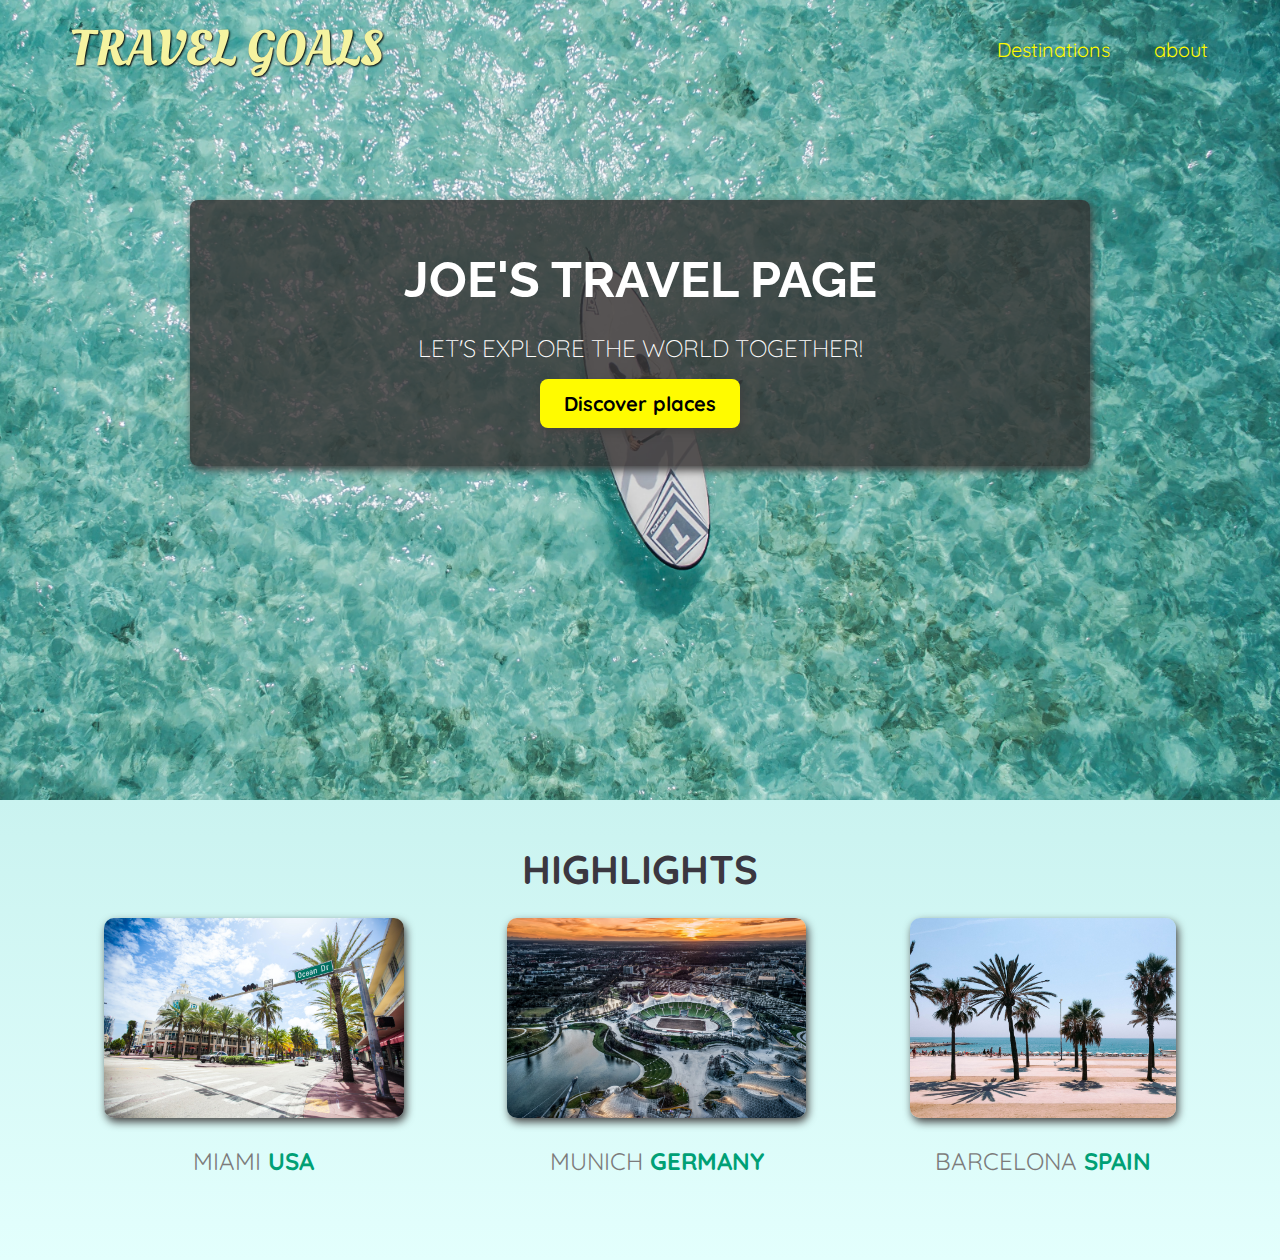
<file: index.html>
<!DOCTYPE html>
<html lang="en">
  <head>
    <meta charset="UTF-8" />
    <title>Travel Goals</title>
    <link rel="stylesheet" href="Shared.css" />
    <link rel="stylesheet" href="styles.css" />
    <link
      href="https://fonts.googleapis.com/css2?family=Raleway:wght@700&family=Oleo+Script:wght@700&family=Quicksand:wght@300;500&display=swap"
      rel="stylesheet"
    />
  </head>
  <body>
    <header>
      <div id="logo">
        <a href="index.html">Travel Goals</a>
      </div>
      <nav>
        <ul>
          <li><a href="/Places.html">Destinations</a></li>
          <li><a href="">about</a></li>
        </ul>
      </nav>
    </header>
    <main>
      <section id="hero">
        <div id="hero-content">
          <h1>Joe's Travel Page</h1>
          <p>Let's explore the world together!</p>
          <a href="/Places.html">Discover places</a>
        </div>
      </section>
      <section id="highlights">
        <h2>Highlights</h2>
        <ul id="destinations">
          <li class="places">
            <img
              src="/images/places/miami.jpg"
              alt="Miami streets on sunny day picture"
            />
            <p>Miami <strong>USA</strong></p>
          </li>
          <li class="places">
            <img src="images/places/munich.jpg" alt="Munich stadium winter" />
            <p>Munich <strong>Germany</strong></p>
          </li>
          <li class="places">
            <img src="images/places/barcelona.jpg" alt="Palm beach Barcelona" />
            <p>Barcelona <strong>Spain</strong></p>
          </li>
        </ul>
      </section>
    </main>
  </body>
</html>
</file>
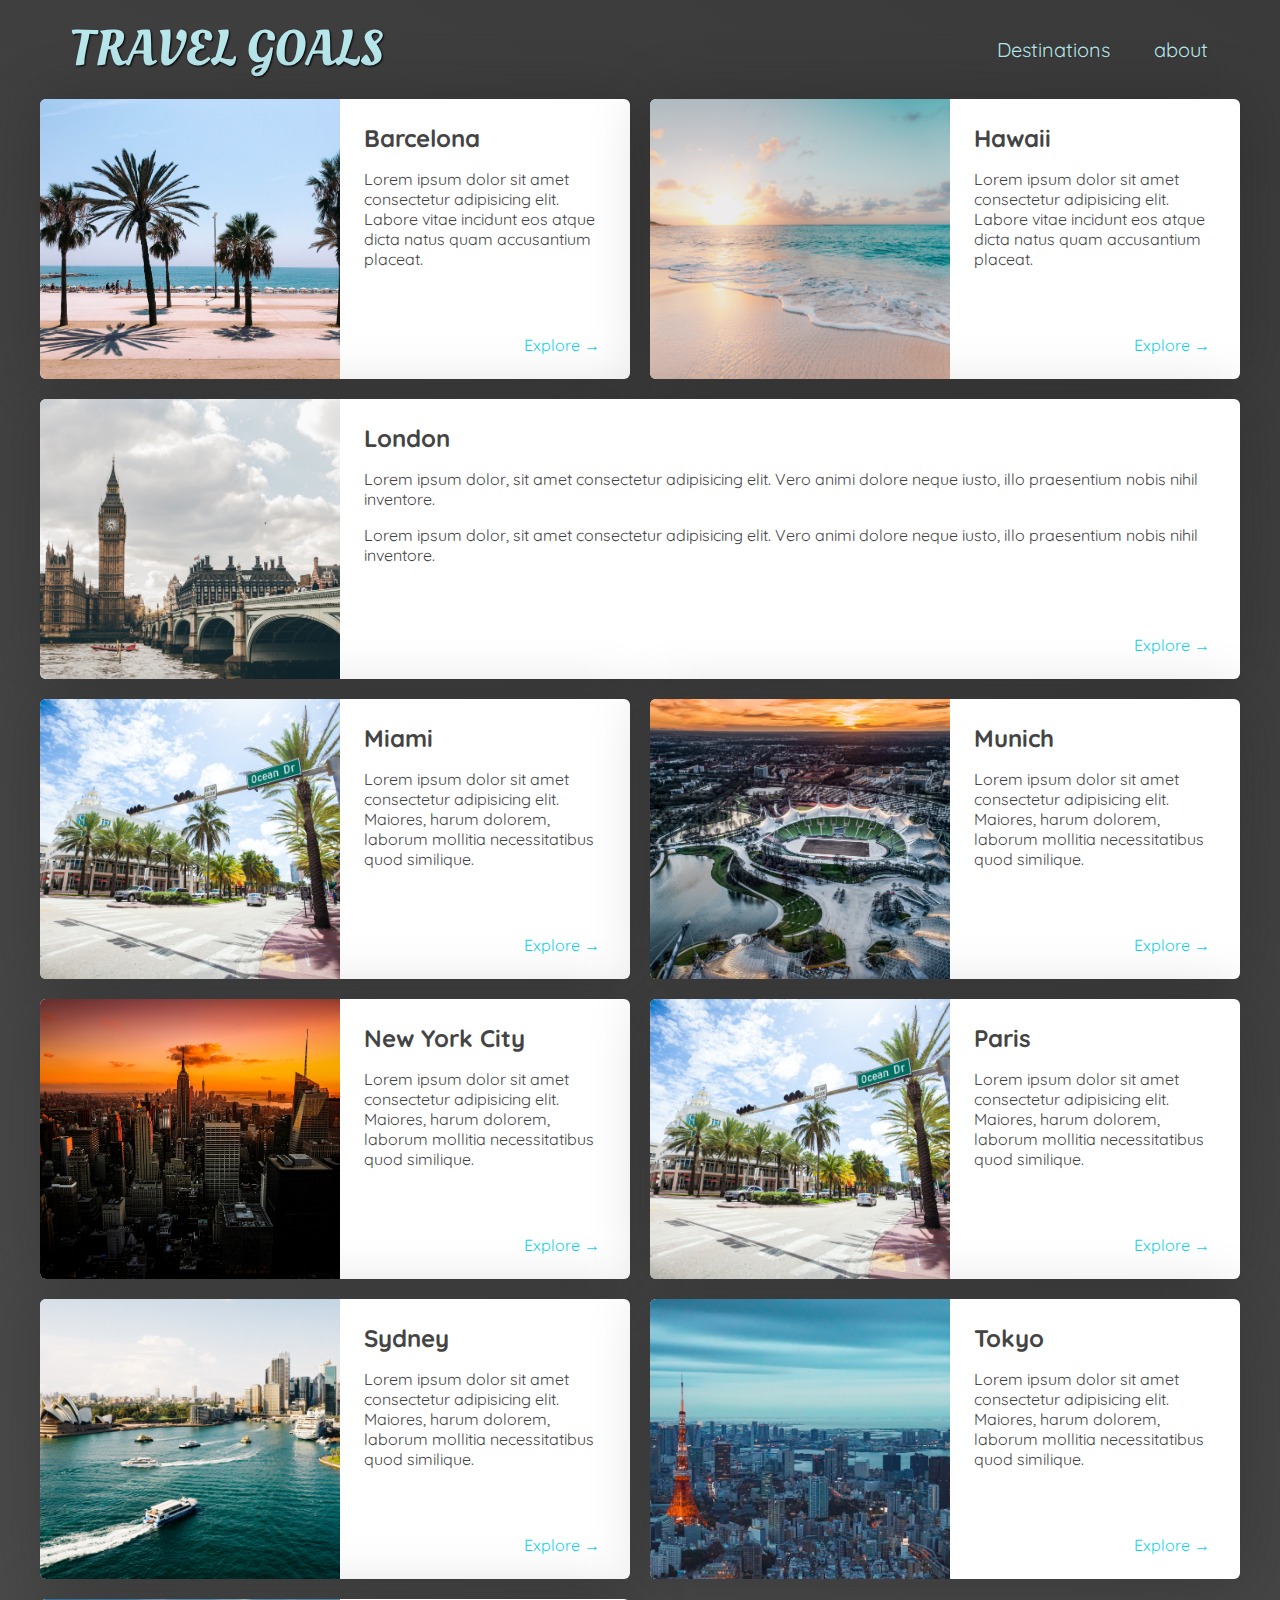
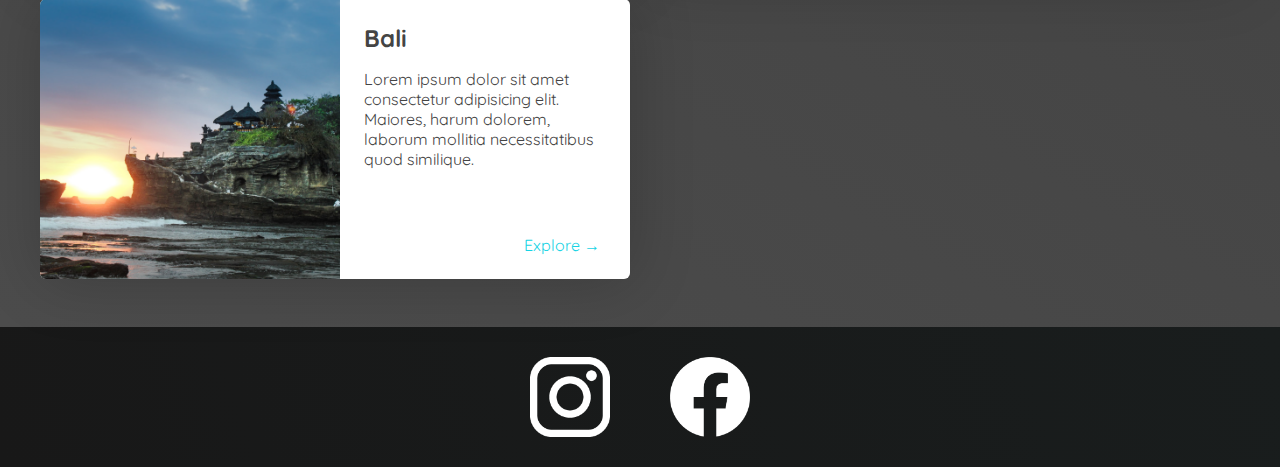
<file: Places.html>
<!DOCTYPE html>
<html lang="en">
  <head>
    <meta charset="UTF-8" />
    <title>Travel Goals</title>
    <link rel="stylesheet" href="Shared.css" />
    <link rel="stylesheet" href="places.css" />
    <link
      href="https://fonts.googleapis.com/css2?family=Raleway:wght@700&family=Oleo+Script:wght@700&family=Quicksand:wght@300;500&display=swap"
      rel="stylesheet"
    />
  </head>
  <body>
    <header>
      <div id="logo">
        <a href="index.html">Travel Goals</a>
      </div>
      <nav>
        <ul>
          <li><a href="/Places.html">Destinations</a></li>
          <li><a href="">about</a></li>
        </ul>
      </nav>
    </header>
    <main>
        <ul>
            <li>
                <img src="/images/places/barcelona.jpg" alt="City of Barcelona">
                    <div class="item-content">
                      <div>
                         <h2>Barcelona</h2>
                        <p>Lorem ipsum dolor sit amet consectetur adipisicing elit. Labore vitae incidunt eos atque dicta natus quam accusantium placeat.</p>
                      </div>
                     <div class="actions"><a href="https://en.wikipedia.org/wiki/Barcelona">Explore &#x2192</a></div>
                      </div>
                </img>
            </li>
            <li>
                <img src="/images/places/hawaii.jpg" alt="Hawaii City">
                    <div class="item-content">
                        <div>
                          <h2>Hawaii</h2>
                        <p>Lorem ipsum dolor sit amet consectetur adipisicing elit. Labore vitae incidunt eos atque dicta natus quam accusantium placeat. </p>
                        </div>
                         <div class="actions"><a href="https://en.wikipedia.org/wiki/hawaii">Explore &#x2192</a></div>                    
                      </div>  
                </img>
            </li>
            <li>
                <img src="/images/places/london.jpg" alt="London City">
                    <div class="item-content">
                        <div>
                          <h2>London</h2>
                        <p>Lorem ipsum dolor, sit amet consectetur adipisicing elit. Vero animi dolore neque iusto, illo praesentium nobis nihil inventore.</p>
                        <p>Lorem ipsum dolor, sit amet consectetur adipisicing elit. Vero animi dolore neque iusto, illo praesentium nobis nihil inventore.</p>
                      </div>
                    <div class="actions"><a href="https://en.wikipedia.org/wiki/">Explore &#x2192</a></div>
                      </div>
                     
                </img>
            </li>
            <li>
                <img src="/images/places/miami.jpg" alt="Miami City">
                    <div class="item-content">
                        <div>
                          <h2>Miami</h2>
                        <p>Lorem ipsum dolor sit amet consectetur adipisicing elit. Maiores, harum dolorem, laborum mollitia necessitatibus quod similique.</p>
                        </div>
                    <div class="actions"><a href="https://en.wikipedia.org/wiki/Miami">Explore &#x2192</a></div>
                      </div>
                     
                </img>
            </li>
            <li>
                <img src="/images/places/munich.jpg" alt="Munich city">
                    <div class="item-content">
                        <div>
                          <h2>Munich</h2>
                        <p>Lorem ipsum dolor sit amet consectetur adipisicing elit. Maiores, harum dolorem, laborum mollitia necessitatibus quod similique.</p>
                        </div>
                    <div class="actions"><a href="https://en.wikipedia.org/wiki/Munich">Explore &#x2192</a></div>
                      </div>
                     
                </img>
            </li>
            <li>
                <img src="/images/places/new-york-city.jpg"" alt="New York City">
                    <div class="item-content">
                        <div>
                          <h2>New York City</h2>
                        <p>Lorem ipsum dolor sit amet consectetur adipisicing elit. Maiores, harum dolorem, laborum mollitia necessitatibus quod similique.</p>
                        </div>
                    <div class="actions"><a href="https://en.wikipedia.org/wiki/NewYorkcity">Explore &#x2192</a></div>
                      </div>
                     
                </img>
            </li>
            <li>
                <img src="/images/places/miami.jpg"" alt="Paris city">
                    <div class="item-content">
                        <div>
                          <h2>Paris</h2>
                        <p>Lorem ipsum dolor sit amet consectetur adipisicing elit. Maiores, harum dolorem, laborum mollitia necessitatibus quod similique.</p>
                        </div>
                    <div class="actions"><a href="https://en.wikipedia.org/wiki/Paris">Explore &#x2192</a></div>
                      </div>
                     
                </img>
            </li>
            <li>
                <img src="/images/places/sydney.jpg"" alt="Sydney City">
                    <div class="item-content">
                        <div>
                          <h2>Sydney</h2>
                        <p>Lorem ipsum dolor sit amet consectetur adipisicing elit. Maiores, harum dolorem, laborum mollitia necessitatibus quod similique.</p>
                        </div>
                    <div class="actions"><a href="https://en.wikipedia.org/wiki/Sydney">Explore &#x2192</a></div>
                      </div>
                     
                </img>
            </li>
            <li>
                <img src="/images/places/tokyo.jpg" alt="Tokyo City">
                    <div class="item-content">
                        <div>
                          <h2>Tokyo</h2>
                        <p>Lorem ipsum dolor sit amet consectetur adipisicing elit. Maiores, harum dolorem, laborum mollitia necessitatibus quod similique.</p>
                        </div>
                     <div class="actions"><a href="https://en.wikipedia.org/wiki/Tokyo">Explore &#x2192</a></div>
                      </div>
                    
                </img>
            </li>
            <li>
                <img src="/images/places/bali.jpg"" alt="Bali City">
                    <div class="item-content">
                        <div>
                          <h2>Bali</h2>
                        <p>Lorem ipsum dolor sit amet consectetur adipisicing elit. Maiores, harum dolorem, laborum mollitia necessitatibus quod similique.</p>
                        </div>
                    <div class="actions"><a href="https://en.wikipedia.org/wiki/Bali">Explore &#x2192</a></div>
                      </div>
                     
                </img>
        </ul>
    </main>
    <footer>
      <ul>
        <li>
          <a href="https://www.instagram.com"
            ><img src="/images/Icons/insta.png" alt="Instagram logo"
          /></a>
        </li>
        <li>
          <a href="https://www.facebook.com"
            ><img src="/images/Icons/facebook.png" alt="Facebook logo"
          /></a>
        </li>
      </ul>
    </footer>
  </body>
</html>
</file>
<file: Shared.css>
body {
  font-family: "quicksand", sans-serif;
  margin: 0px;
}
header {
  display: flex;
  justify-content: space-between;
  align-items: center;
  padding: 15px 60px;
  position: absolute;
  width: 100%;
  box-sizing: border-box;
}
header ul {
  display: flex;
  justify-content: space-evenly;
}

header li {
  margin-left: 20px;
}
header a {
  color: rgb(255, 251, 0);
  font-size: 20px;
  padding: 12px;
  text-shadow: 1px 1px 2px rgba(0, 0, 0, 0.2);
}
nav a:hover {
  color: rgb(77, 77, 77);
  background-color: rgb(255, 251, 0);
  border-radius: 6px;
}
ul {
  list-style: none;
  margin: 0;
  padding: 0;
}
a {
  text-decoration: none;
}
#logo a {
  padding: 10px;
  font-family: "Oleo Script", sans-serif;
  color: rgb(245, 243, 160);
  font-size: 50px;
  text-decoration: none;
  text-transform: uppercase;
  text-shadow: 1px 1px 2px rgb(0, 0, 0);
}
footer {
  background: linear-gradient(70deg, rgb(24, 24, 24), rgb(25, 29, 29));
}
footer ul {
  display: flex;
  justify-content: center;
  padding: 30px;
}
footer li {
  width: 80px;
  height: 80px;
  margin: 0 30px;
}

footer img {
  width: 100%;
  height: 100%;
</file>
<file: styles.css>
#hero {
  height: 800px;
  background-image: url("/images/places/ocean.jpg");
  background-position: center;
  background-size: cover;
}
#hero-content {
  width: 900px;
  background-color: rgba(51, 47, 47, 0.8);
  box-shadow: 2px 4px 8px rgb(68, 67, 67);
  border-radius: 8px;
  text-align: center;
  padding: 50px 0;
  margin: 0 auto;
  position: relative;
  top: 200px;
  color: white;
  text-transform: uppercase;
}
#hero-content h1 {
  font-family: "raleway", sans-serif;
  font-size: 50px;
  margin: 0;
}
#hero-content p {
  font-size: 24px;
  font-weight: 300;
  margin-bottom: 28px;
}
#hero-content a {
  color: black;
  text-transform: none;
  background-color: rgb(255, 251, 0);
  padding: 12px 24px;
  font-size: 20px;
  font-weight: bold;
  border-radius: 8px;
  box-shadow: 2px 4px 8px rgb(68, 67, 67);
}
#hero-content a:hover {
  background-color: rgb(255, 241, 0);
}
#highlights {
  text-align: center;
  text-transform: uppercase;
  padding: 20px;
  background: linear-gradient(0deg, rgb(227, 255, 253), rgb(202, 243, 240));
}
#highlights h2 {
  font-size: 40px;
  color: rgb(59, 55, 64);
  margin: 24px 0;
}

#destinations {
  display: flex;
  flex-direction: row;
  width: 100%;
  box-sizing: border-box;
  justify-content: space-evenly;
  margin-bottom: 40px;
}
.places {
  margin: 0px 20px;
}
.places img {
  height: 200px;
  width: 100%;
  box-shadow: 2px 4px 8px rgb(68, 67, 67);
  border-radius: 10px;
  object-fit: cover;
}
.places p {
  font-size: 24px;
  color: rgb(124, 123, 123);
  margin: 20px O;
}
.places strong {
  color: rgb(0, 160, 117);
}
footer {
  background: linear-gradient(70deg, rgb(24, 24, 24), rgb(25, 29, 29));
}
footer ul {
  display: flex;
  justify-content: center;
  padding: 30px;
}
footer li {
  width: 80px;
  height: 80px;
  margin: 0 30px;
}

footer img {
  width: 100%;
  height: 100%;
}
</file>
<file: places.css>
body {
  background: linear-gradient(30deg, rgb(77, 77, 77), rgb(58, 58, 58));
  color: rgb(68, 68, 68);
}
#logo a {
  color: rgb(183, 230, 235);
}
header a {
  color: rgb(183, 230, 235);
}
header nav a:hover {
  background-color: rgb(183, 230, 235);
  color: rgb(59, 59, 59);
}
header {
  position: static;
}
main ul {
  width: 1200px;
  margin: 0 auto 48px auto;
  display: grid;
  grid-template-columns: 1fr 1fr;
  gap: 20px;
}
li:nth-of-type(3) {
  grid-column: 1 / span 2;
}

img {
  width: 300px;
  height: 280px;
  object-fit: cover;
}
main li {
  display: flex;
  background-color: white;
  box-shadow: 1px 1px 4pc rgba(0, 0, 0, 0.2);
  border-radius: 6px;
  overflow: hidden;
}
.item-content {
  padding: 24px;
  display: flex;
  flex-direction: column;
  justify-content: space-between;
}
.item-content h2 {
  margin: 0;
}
.actions {
  text-align: right;
}
.actions a {
  text-decoration: none;
  padding: 6px;
  color: rgb(22, 211, 228);
  border-radius: 5px;
}
.actions a:hover {
  background-color: rgb(235, 253, 255);
}
</file>
